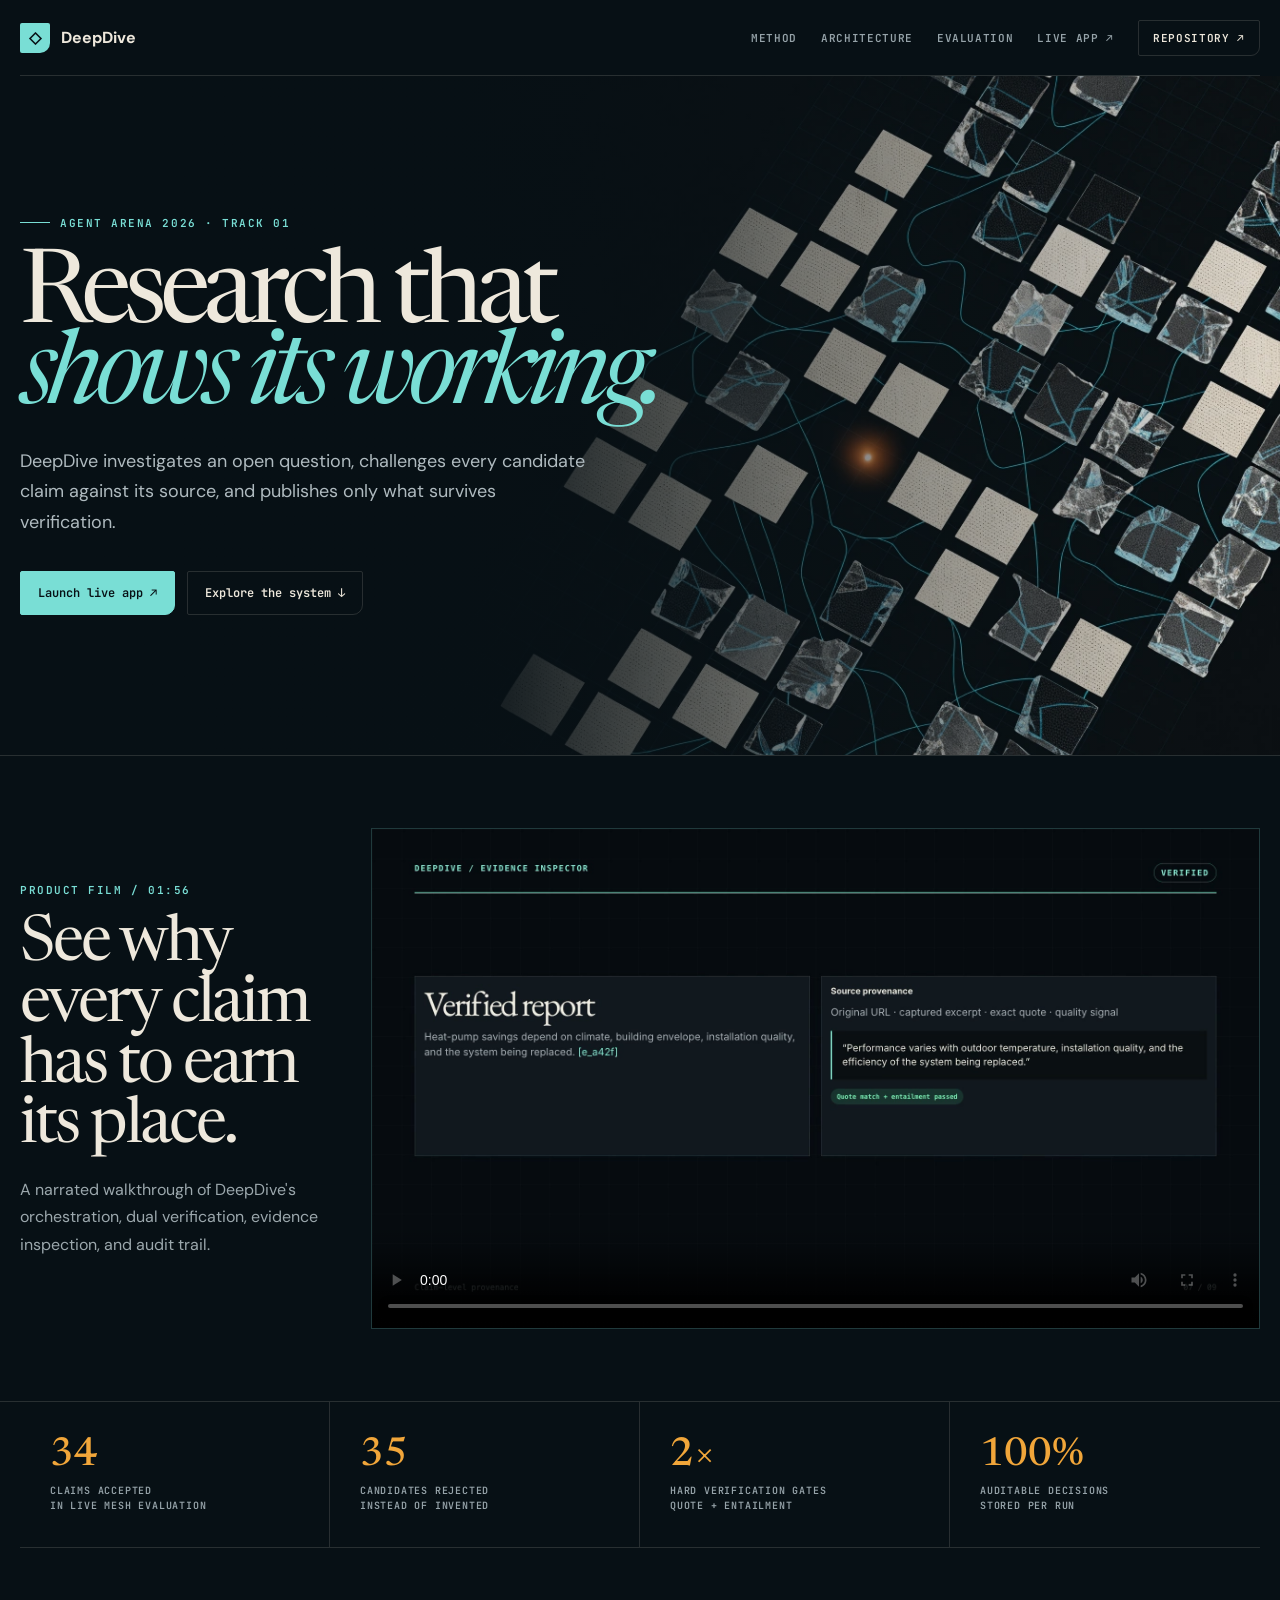
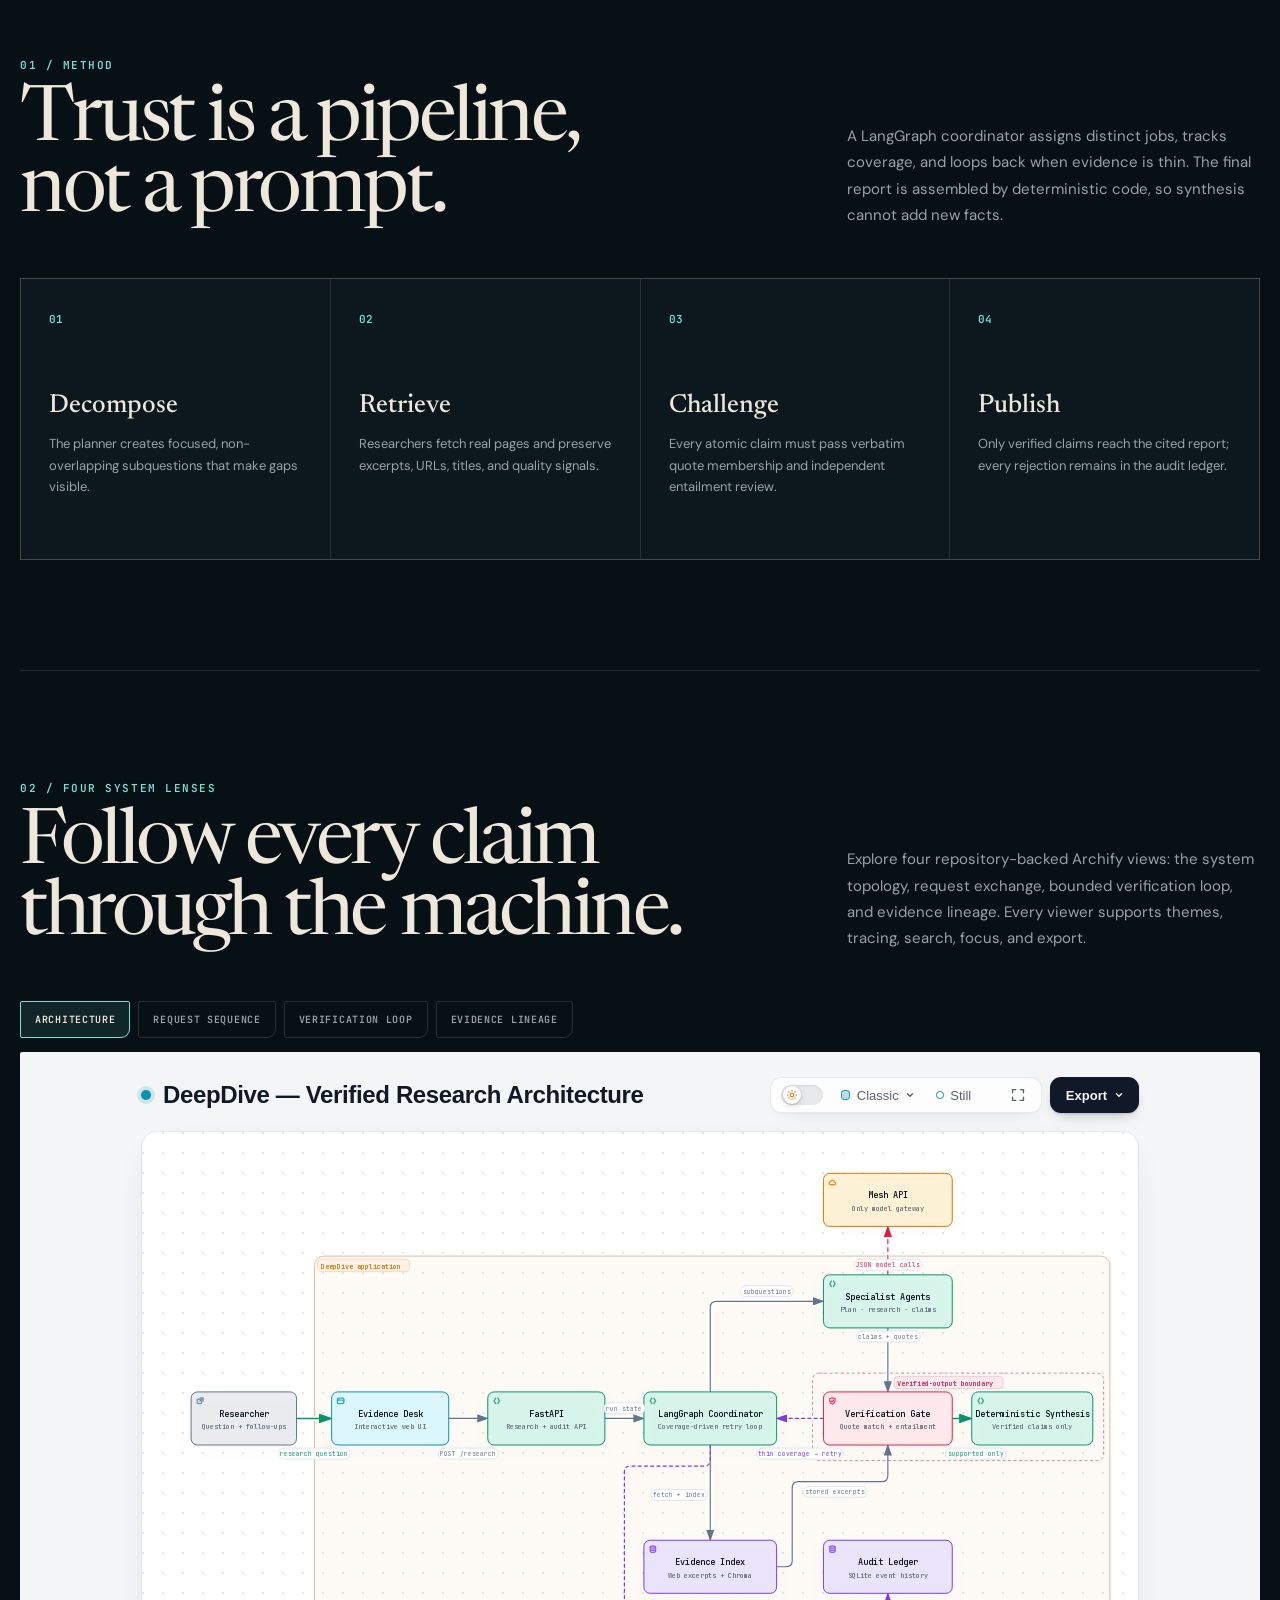
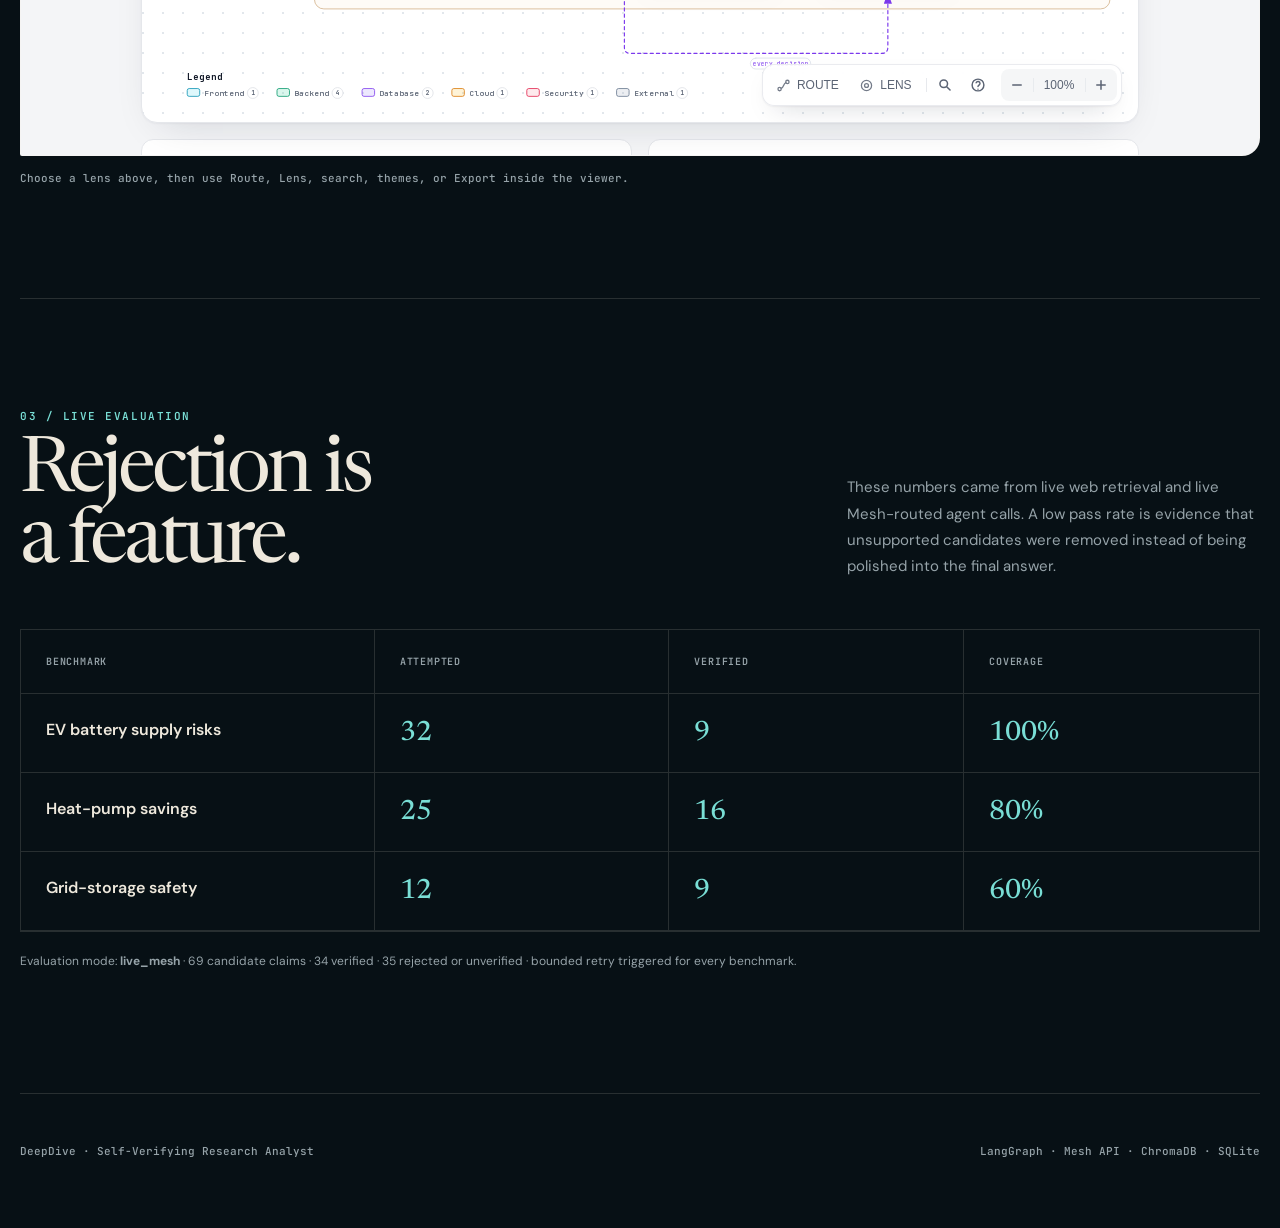
<file: docs/index.html>
<!doctype html>
<html lang="en">
<head>
  <meta charset="utf-8">
  <meta name="viewport" content="width=device-width, initial-scale=1">
  <meta name="theme-color" content="#071015">
  <meta name="description" content="DeepDive is a self-verifying multi-agent research analyst built for Agent Arena 2026.">
  <meta property="og:title" content="DeepDive — Research that shows its working">
  <meta property="og:description" content="Every claim is checked against its cited source before it reaches the report.">
  <meta property="og:image" content="assets/evidence-constellation.webp">
  <title>DeepDive — Self-Verifying Research Analyst</title>
  <link rel="preconnect" href="https://fonts.googleapis.com">
  <link rel="preconnect" href="https://fonts.gstatic.com" crossorigin>
  <link href="https://fonts.googleapis.com/css2?family=DM+Sans:wght@400;500;600;700&family=JetBrains+Mono:wght@500;600&family=Newsreader:opsz,wght@6..72,400;6..72,500&display=swap" rel="stylesheet">
  <style>
    :root{--ink:#071015;--panel:#0d171e;--paper:#eee8dc;--muted:#96a3a9;--line:rgba(238,232,220,.14);--cyan:#79ded5;--amber:#f1a63a;--serif:'Newsreader',Georgia,serif;--sans:'DM Sans',sans-serif;--mono:'JetBrains Mono',monospace}
    *{box-sizing:border-box}html{scroll-behavior:smooth}body{margin:0;overflow-x:hidden;background:var(--ink);color:var(--paper);font-family:var(--sans);-webkit-font-smoothing:antialiased}a{color:inherit}.shell{width:min(1240px,calc(100% - 40px));margin:auto}
    nav{height:76px;display:flex;align-items:center;justify-content:space-between;border-bottom:1px solid var(--line)}.brand{display:flex;align-items:center;gap:11px;text-decoration:none;font-weight:700}.mark{width:30px;height:30px;display:grid;place-items:center;background:var(--cyan);color:var(--ink);border-radius:2px 2px 10px 2px}.navlinks{display:flex;align-items:center;gap:24px;font:600 11px var(--mono);letter-spacing:.06em;text-transform:uppercase}.navlinks a{text-decoration:none;color:var(--muted)}.navlinks .repo{padding:10px 14px;border:1px solid var(--line);color:var(--paper);border-radius:2px 2px 9px 2px}
    .hero{position:relative;min-height:680px;display:flex;align-items:center;overflow:hidden;border-bottom:1px solid var(--line);isolation:isolate}.hero:before{content:"";position:absolute;inset:0;z-index:-2;background:url('assets/evidence-constellation.webp') 62% center/cover no-repeat}.hero:after{content:"";position:absolute;inset:0;z-index:-1;background:linear-gradient(90deg,#071015 0%,rgba(7,16,21,.98) 36%,rgba(7,16,21,.5) 64%,rgba(7,16,21,.08) 100%)}.hero-copy{width:min(690px,66%);padding:90px 0}.eyebrow,.section-no{display:flex;align-items:center;gap:10px;color:var(--cyan);font:600 11px var(--mono);letter-spacing:.14em;text-transform:uppercase}.eyebrow:before{content:"";width:30px;height:1px;background:currentColor}.hero h1{margin:28px 0 26px;font:400 clamp(64px,8vw,126px)/.79 var(--serif);letter-spacing:-.065em}.hero h1 em{color:var(--cyan);font-weight:400}.lede{max-width:570px;color:#afbabf;font-size:18px;line-height:1.7}.actions{display:flex;gap:12px;margin-top:34px}.button{display:inline-flex;align-items:center;gap:10px;padding:13px 17px;text-decoration:none;font:600 12px var(--mono);border:1px solid var(--line);border-radius:2px 2px 10px 2px}.button.primary{background:var(--cyan);border-color:var(--cyan);color:var(--ink)}
    .proof{display:grid;grid-template-columns:repeat(4,1fr);border-bottom:1px solid var(--line)}.proof article{padding:34px 30px;border-right:1px solid var(--line)}.proof article:last-child{border-right:0}.proof strong{display:block;color:var(--amber);font:500 40px var(--serif)}.proof span{display:block;margin-top:7px;color:var(--muted);font:600 10px/1.5 var(--mono);letter-spacing:.08em;text-transform:uppercase}
    section.block{padding:110px 0;border-bottom:1px solid var(--line)}.section-head{display:grid;grid-template-columns:1.3fr .7fr;gap:60px;align-items:end;margin-bottom:50px}.section-head h2{margin:15px 0 0;font:400 clamp(46px,6vw,82px)/.92 var(--serif);letter-spacing:-.045em}.section-head p{margin:0;color:var(--muted);font-size:15px;line-height:1.75}.method{display:grid;grid-template-columns:repeat(4,1fr);gap:1px;background:var(--line);border:1px solid var(--line)}.method article{min-height:280px;padding:28px;background:var(--panel)}.method b{color:var(--cyan);font:600 11px var(--mono)}.method h3{margin:65px 0 14px;font:500 26px var(--serif)}.method p{margin:0;color:var(--muted);font-size:13px;line-height:1.65}
    .diagram-tabs{display:flex;flex-wrap:wrap;gap:8px;margin-bottom:14px}.diagram-tab{appearance:none;padding:11px 14px;border:1px solid var(--line);border-radius:2px 2px 9px 2px;background:transparent;color:var(--muted);font:600 10px var(--mono);letter-spacing:.07em;text-transform:uppercase;cursor:pointer}.diagram-tab:hover,.diagram-tab.active{border-color:var(--cyan);background:rgba(121,222,213,.1);color:var(--paper)}.diagram-wrap{overflow:hidden;border:1px solid var(--line);border-radius:2px 2px 18px 2px;background:#f5f6f7}.diagram{display:block;width:100%;height:min(78vh,850px);min-height:680px;border:0}.diagram-note{margin:14px 0 0;color:var(--muted);font:500 11px/1.6 var(--mono)}
    .results{display:grid;grid-template-columns:1.2fr repeat(3,1fr);border:1px solid var(--line)}.results>div{padding:25px;border-right:1px solid var(--line);border-bottom:1px solid var(--line)}.results>div:nth-child(4n){border-right:0}.results .head{color:var(--muted);font:600 10px var(--mono);letter-spacing:.08em;text-transform:uppercase}.results .topic{font-weight:600}.results .number{color:var(--cyan);font:500 28px var(--serif)}.result-note{margin-top:20px;color:var(--muted);font-size:12px;line-height:1.6}
    footer{display:flex;justify-content:space-between;gap:30px;padding:50px 0 70px;color:var(--muted);font:500 11px var(--mono)}
    @media(max-width:800px){.shell{width:min(calc(100% - 24px),1240px)}.navlinks a:not(.repo){display:none}.navlinks .repo{font-size:0;padding:10px 12px}.navlinks .repo:before{content:'GitHub ↗';font:600 10px var(--mono)}.hero{min-height:740px;align-items:flex-start}.hero:after{background:linear-gradient(180deg,#071015 0%,rgba(7,16,21,.94) 60%,rgba(7,16,21,.28) 100%)}.hero-copy{width:100%;padding:80px 0}.hero h1{font-size:clamp(52px,15vw,72px);letter-spacing:-.07em}.lede{font-size:16px}.proof{grid-template-columns:1fr 1fr}.proof article{padding:28px 18px}.proof article:nth-child(2){border-right:0}.section-head{grid-template-columns:1fr;gap:25px}.method{grid-template-columns:1fr}.method article{min-height:auto}.method h3{margin-top:35px}.diagram{min-height:720px}.results{grid-template-columns:minmax(0,1.2fr) minmax(0,1fr) minmax(0,1fr)}.results>div{min-width:0;padding:18px 12px;overflow-wrap:anywhere}.results>div:nth-child(4n){border-right:1px solid var(--line)}.results>div:nth-child(3n){border-right:0}.results .attempted{display:none}.results .number{font-size:23px}footer{flex-direction:column}}
    .film{padding:72px 0;border-bottom:1px solid var(--line)}.film-grid{display:grid;grid-template-columns:minmax(240px,.35fr) minmax(0,1fr);gap:40px;align-items:center}.film h2{margin:18px 0;font:400 clamp(38px,5vw,66px)/.95 var(--serif);letter-spacing:-.045em}.film p{color:#9ca8ad;line-height:1.7}.film video{display:block;width:100%;border:1px solid rgba(119,221,213,.22);background:#080c10}@media(max-width:800px){.film-grid{grid-template-columns:1fr}}
  </style>
</head>
<body>
  <header class="shell">
    <nav>
      <a class="brand" href="#top"><span class="mark">◇</span>DeepDive</a>
      <div class="navlinks"><a href="#method">Method</a><a href="#architecture">Architecture</a><a href="#results">Evaluation</a><a href="https://deepdive-agent-arena-2026.vercel.app/">Live app ↗</a><a class="repo" href="https://github.com/abh2050/deepdive-agent-arena-2026">Repository ↗</a></div>
    </nav>
  </header>

  <main id="top">
    <section class="hero">
      <div class="shell">
        <div class="hero-copy">
          <span class="eyebrow">Agent Arena 2026 · Track 01</span>
          <h1>Research that<br><em>shows its working.</em></h1>
          <p class="lede">DeepDive investigates an open question, challenges every candidate claim against its source, and publishes only what survives verification.</p>
          <div class="actions"><a class="button primary" href="https://deepdive-agent-arena-2026.vercel.app/">Launch live app ↗</a><a class="button" href="#architecture">Explore the system ↓</a></div>
        </div>
      </div>
    </section>

    <section class="film">
      <div class="shell film-grid">
        <div><span class="section-no">Product film / 01:56</span><h2>See why every claim has to earn its place.</h2><p>A narrated walkthrough of DeepDive's orchestration, dual verification, evidence inspection, and audit trail.</p></div>
        <video controls preload="metadata" poster="assets/deepdive-demo.jpg"><source src="assets/deepdive-demo.mp4" type="video/mp4">Your browser does not support embedded video.</video>
      </div>
    </section>

    <div class="proof shell">
      <article><strong>34</strong><span>claims accepted<br>in live Mesh evaluation</span></article>
      <article><strong>35</strong><span>candidates rejected<br>instead of invented</span></article>
      <article><strong>2×</strong><span>hard verification gates<br>quote + entailment</span></article>
      <article><strong>100%</strong><span>auditable decisions<br>stored per run</span></article>
    </div>

    <section class="block shell" id="method">
      <div class="section-head"><div><span class="section-no">01 / Method</span><h2>Trust is a pipeline,<br>not a prompt.</h2></div><p>A LangGraph coordinator assigns distinct jobs, tracks coverage, and loops back when evidence is thin. The final report is assembled by deterministic code, so synthesis cannot add new facts.</p></div>
      <div class="method">
        <article><b>01</b><h3>Decompose</h3><p>The planner creates focused, non-overlapping subquestions that make gaps visible.</p></article>
        <article><b>02</b><h3>Retrieve</h3><p>Researchers fetch real pages and preserve excerpts, URLs, titles, and quality signals.</p></article>
        <article><b>03</b><h3>Challenge</h3><p>Every atomic claim must pass verbatim quote membership and independent entailment review.</p></article>
        <article><b>04</b><h3>Publish</h3><p>Only verified claims reach the cited report; every rejection remains in the audit ledger.</p></article>
      </div>
    </section>

    <section class="block shell" id="architecture">
      <div class="section-head"><div><span class="section-no">02 / Four system lenses</span><h2>Follow every claim<br>through the machine.</h2></div><p>Explore four repository-backed Archify views: the system topology, request exchange, bounded verification loop, and evidence lineage. Every viewer supports themes, tracing, search, focus, and export.</p></div>
      <div class="diagram-tabs" role="tablist" aria-label="DeepDive diagram views">
        <button class="diagram-tab active" type="button" data-src="assets/deepdive-architecture.html" data-title="Interactive DeepDive system architecture">Architecture</button>
        <button class="diagram-tab" type="button" data-src="assets/deepdive-sequence.html" data-title="Interactive DeepDive request sequence">Request sequence</button>
        <button class="diagram-tab" type="button" data-src="assets/deepdive-workflow.html" data-title="Interactive DeepDive verification workflow">Verification loop</button>
        <button class="diagram-tab" type="button" data-src="assets/deepdive-dataflow.html" data-title="Interactive DeepDive evidence data flow">Evidence lineage</button>
      </div>
      <div class="diagram-wrap"><iframe class="diagram" id="systemDiagram" src="assets/deepdive-architecture.html" title="Interactive DeepDive system architecture" loading="lazy"></iframe></div>
      <p class="diagram-note">Choose a lens above, then use Route, Lens, search, themes, or Export inside the viewer.</p>
    </section>

    <section class="block shell" id="results">
      <div class="section-head"><div><span class="section-no">03 / Live evaluation</span><h2>Rejection is<br>a feature.</h2></div><p>These numbers came from live web retrieval and live Mesh-routed agent calls. A low pass rate is evidence that unsupported candidates were removed instead of being polished into the final answer.</p></div>
      <div class="results">
        <div class="head">Benchmark</div><div class="head attempted">Attempted</div><div class="head">Verified</div><div class="head">Coverage</div>
        <div class="topic">EV battery supply risks</div><div class="number attempted">32</div><div class="number">9</div><div class="number">100%</div>
        <div class="topic">Heat-pump savings</div><div class="number attempted">25</div><div class="number">16</div><div class="number">80%</div>
        <div class="topic">Grid-storage safety</div><div class="number attempted">12</div><div class="number">9</div><div class="number">60%</div>
      </div>
      <p class="result-note">Evaluation mode: <strong>live_mesh</strong> · 69 candidate claims · 34 verified · 35 rejected or unverified · bounded retry triggered for every benchmark.</p>
    </section>
  </main>

  <footer class="shell"><span>DeepDive · Self-Verifying Research Analyst</span><span>LangGraph · Mesh API · ChromaDB · SQLite</span></footer>
  <script>
    const diagram = document.getElementById('systemDiagram');
    document.querySelectorAll('.diagram-tab').forEach((button) => {
      button.addEventListener('click', () => {
        document.querySelectorAll('.diagram-tab').forEach((item) => item.classList.remove('active'));
        button.classList.add('active');
        diagram.src = button.dataset.src;
        diagram.title = button.dataset.title;
      });
    });
  </script>
</body>
</html>
</file>
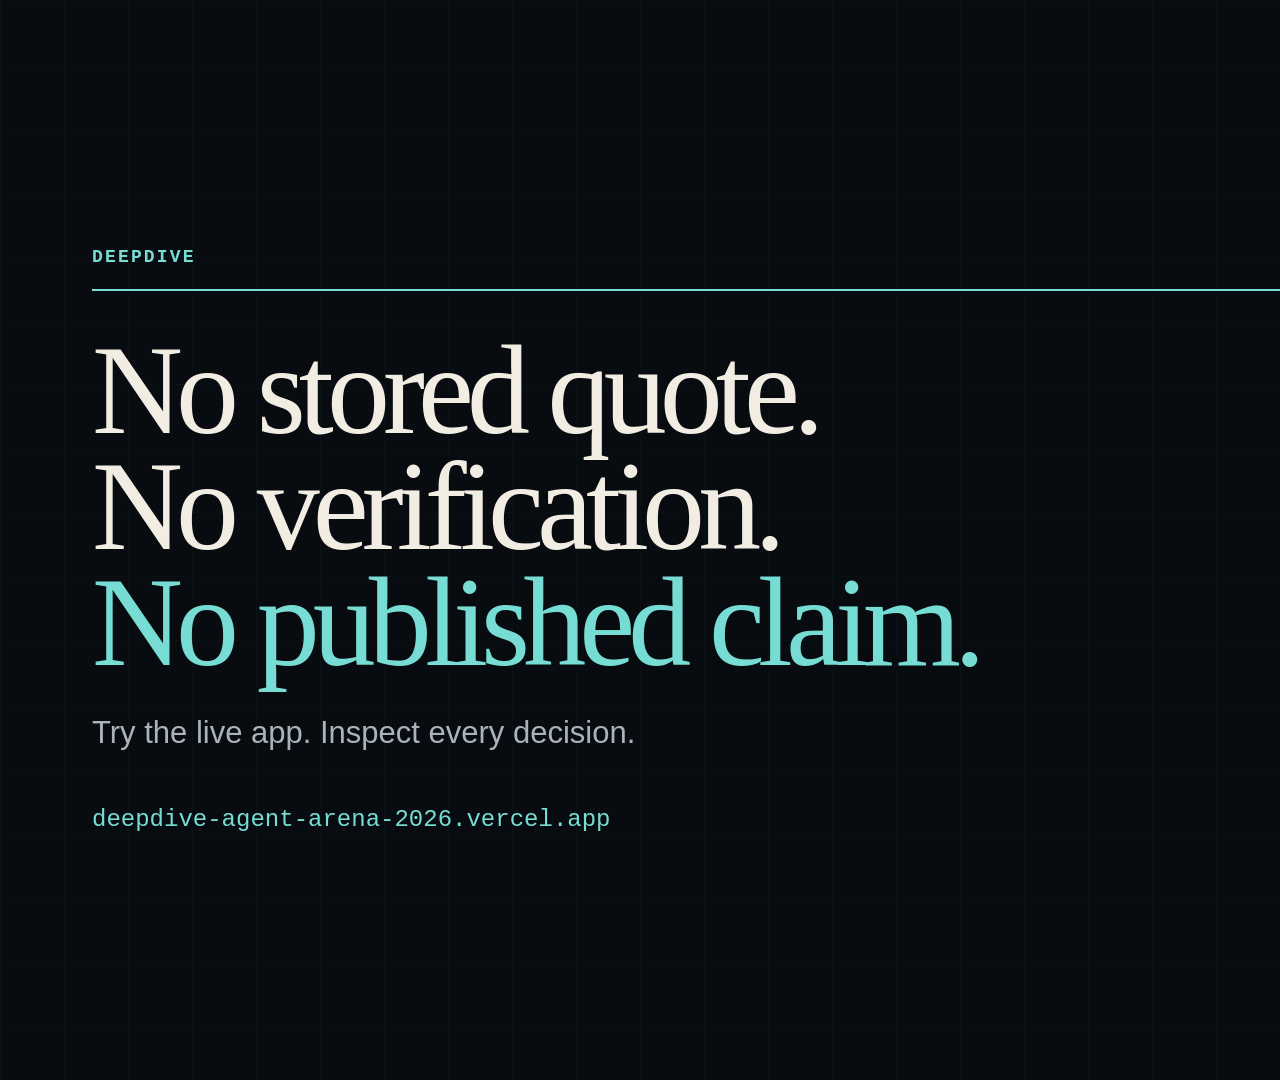
<file: brag-output-2026-10-15-093710/composition/index.html>
<!doctype html><html lang="en" data-resolution="landscape"><head><meta charset="UTF-8"><meta name="viewport" content="width=1920,height=1080"><script src="https://cdn.jsdelivr.net/npm/gsap@3.14.2/dist/gsap.min.js"></script>
<style>
*{box-sizing:border-box;margin:0}html,body{width:1920px;height:1080px;overflow:hidden;background:#080c10;color:#f2ede2;font-family:Arial,sans-serif}#root{position:relative;width:100%;height:100%;overflow:hidden}.scene{position:absolute;inset:0;padding:76px 92px;background:#080c10;overflow:hidden}.scene:before{content:"";position:absolute;inset:0;opacity:.12;background-image:linear-gradient(#77ddd433 1px,transparent 1px),linear-gradient(90deg,#77ddd433 1px,transparent 1px);background-size:64px 64px}.frame{position:relative;height:100%;display:flex;flex-direction:column}.top{display:flex;justify-content:space-between;color:#77ddd4;font:600 18px monospace;letter-spacing:.12em;text-transform:uppercase}.rule{height:2px;background:#77ddd4;margin:22px 0 42px;transform-origin:left}h1,h2{font-family:Georgia,serif;font-weight:400;letter-spacing:-.055em}h1{font-size:126px;line-height:.92}h2{font-size:76px;line-height:1}.accent{color:#77ddd4}.amber{color:#f3aa3d}.sub{margin-top:30px;max-width:1100px;color:#a9b4b9;font-size:31px;line-height:1.45}.foot{margin-top:auto;display:flex;justify-content:space-between;color:#718087;font:17px monospace}.pill{padding:9px 15px;border:1px solid #77ddd466;border-radius:99px}.browser{margin-top:30px;border:2px solid #27343c;border-radius:16px;background:#0e151a;overflow:hidden;box-shadow:0 30px 90px #0007}.bar{padding:18px 24px;border-bottom:1px solid #27343c;display:flex;justify-content:space-between}.app{padding:28px}.query{display:flex;gap:14px;padding:14px;background:#090e12;border:1px solid #314149}.query span{flex:1;padding:14px;color:#bdc6ca;font-size:19px}.btn{padding:15px 22px;background:#77ddd4;color:#071116;font-weight:700}.pipeline,.metrics{display:grid;grid-template-columns:repeat(5,1fr);gap:12px;margin-top:24px}.node,.metric,.panel,.event{padding:20px;border:1px solid #293840;background:#111820}.node b{color:#77ddd4;font:15px monospace}.node p{margin-top:9px;font-size:17px}.gates,.split{display:grid;grid-template-columns:1fr 1fr;gap:24px;margin:auto 0}.gate{padding:46px;border:2px solid #2b3a42;background:#10171d}.gate b{color:#77ddd4;font:18px monospace}.gate h3{margin-top:18px;font:400 45px Georgia}.gate p,.copy{margin-top:18px;color:#a7b1b5;font-size:22px;line-height:1.5}.metrics{grid-template-columns:repeat(4,1fr)}.metric small{color:#7d8b92;text-transform:uppercase}.metric strong{display:block;margin-top:12px;font:400 48px Georgia}.panel{min-height:390px}.quote{margin-top:24px;padding:22px;border-left:3px solid #77ddd4;background:#090f13;font-size:21px;line-height:1.45}.verdict{display:inline-block;margin-top:20px;padding:9px 13px;border-radius:99px;background:#34d39922;color:#70e1b3;font:700 14px monospace}.events{display:grid;gap:12px;margin-top:30px}.event{display:grid;grid-template-columns:130px 190px 1fr;gap:20px;font:18px monospace}.event b{color:#77ddd4}.closing{justify-content:center}.url{margin-top:50px;color:#77ddd4;font:24px monospace}
</style></head><body>
<div id="root" data-composition-id="deepdive-demo" data-start="0" data-duration="116" data-width="1920" data-height="1080">
<section class="scene clip" data-start="0" data-duration="8" data-track-index="1"><div class="frame"><div class="top"><span>DeepDive / Evidence gate</span><span>Agent Arena 2026</span></div><div class="rule"></div><h1>A citation is<br><span class="accent">not proof.</span></h1><p class="sub">A claim survives only when its source text and its meaning both check out.</p><div class="foot"><span>Self-verifying research analyst</span><span>01 / 09</span></div></div></section>
<section class="scene clip" data-start="8" data-duration="11" data-track-index="1"><div class="frame"><div class="top"><span>DeepDive / Product</span><span class="pill">Live on Vercel</span></div><div class="rule"></div><h1>Research that shows<br><span class="accent">its working.</span></h1><p class="sub">Open-web research. Claim-level evidence. A report traceable to the text it was built from.</p><div class="foot"><span>Question → Evidence → Verification → Report</span><span>02 / 09</span></div></div></section>
<section class="scene clip" data-start="19" data-duration="12" data-track-index="1"><div class="frame"><div class="top"><span>DeepDive / Orchestration</span><span>LangGraph</span></div><div class="rule"></div><h2>Five focused stages. One auditable path.</h2><div class="browser"><div class="app"><div class="pipeline"><div class="node"><b>01</b><p>Planner</p></div><div class="node"><b>02</b><p>Researcher</p></div><div class="node"><b>03</b><p>Claim writer</p></div><div class="node"><b>04</b><p>Verifier</p></div><div class="node"><b>05</b><p>Synthesizer</p></div><div class="quote" style="grid-column:1/-1">Thin coverage returns to targeted research instead of padding the report.</div></div></div></div><div class="foot"><span>Bounded retry loop</span><span>03 / 09</span></div></div></section>
<section class="scene clip" data-start="31" data-duration="11" data-track-index="1"><div class="frame"><div class="top"><span>DeepDive / Dual verification</span><span>Fail closed</span></div><div class="rule"></div><div class="gates"><div class="gate"><b>GATE 01</b><h3>Verbatim quote match</h3><p>The exact quote must exist inside the stored source excerpt.</p></div><div class="gate"><b>GATE 02</b><h3>Independent entailment</h3><p>A separate Mesh-routed verifier confirms the evidence supports the claim.</p></div></div><div class="foot"><span>No shortcut around either gate</span><span>04 / 09</span></div></div></section>
<section class="scene clip" data-start="42" data-duration="15" data-track-index="1"><div class="frame"><div class="top"><span>DeepDive / Live research</span><span class="pill">Mesh API active</span></div><div class="rule"></div><h2>Start with a question worth challenging.</h2><div class="browser"><div class="bar"><b>DeepDive</b><span>Research · Audit trail · Run history · Evaluation</span></div><div class="app"><div class="query"><span>What evidence supports and limits residential heat-pump energy savings?</span><div class="btn">Execute DeepDive</div></div><div class="pipeline"><div class="node"><b>01</b><p>Planning</p></div><div class="node"><b>02</b><p>Searching</p></div><div class="node"><b>03</b><p>Extracting</p></div><div class="node"><b>04</b><p>Verifying</p></div><div class="node"><b>05</b><p>Synthesizing</p></div></div></div></div><div class="foot"><span>Real workflow / wait condensed</span><span>05 / 09</span></div></div></section>
<section class="scene clip" data-start="57" data-duration="16" data-track-index="1"><div class="frame"><div class="top"><span>DeepDive / Result</span><span class="pill">Run complete</span></div><div class="rule"></div><h2>The score is evidence, too.</h2><div class="metrics"><div class="metric"><small>Attempted</small><strong>20</strong></div><div class="metric"><small>Verified</small><strong class="accent">9</strong></div><div class="metric"><small>Rejected</small><strong class="amber">11</strong></div><div class="metric"><small>Coverage</small><strong>80%</strong></div></div><div class="split"><div class="panel"><h3>Executive verified report</h3><p class="copy">Only supported claims enter the deterministic report, with citations that remain inspectable.</p></div><div class="panel"><h3>Why rejection matters</h3><p class="copy">Uncertainty remains visible instead of being polished away.</p><span class="verdict">11 candidates filtered</span></div></div><div class="foot"><span>Visible metrics, not hidden confidence</span><span>06 / 09</span></div></div></section>
<section class="scene clip" data-start="73" data-duration="17" data-track-index="1"><div class="frame"><div class="top"><span>DeepDive / Evidence inspector</span><span class="pill">Verified</span></div><div class="rule"></div><div class="split"><div class="panel"><h2>Verified report</h2><p class="copy">Heat-pump savings depend on climate, building envelope, installation quality, and the system being replaced. <span class="accent">[e_a42f]</span></p></div><div class="panel"><h3>Source provenance</h3><p class="copy">Original URL · captured excerpt · exact quote · quality signal</p><div class="quote">“Performance varies with outdoor temperature, installation quality, and the efficiency of the system being replaced.”</div><span class="verdict">Quote match + entailment passed</span></div></div><div class="foot"><span>Claim-level provenance</span><span>07 / 09</span></div></div></section>
<section class="scene clip" data-start="90" data-duration="12" data-track-index="1"><div class="frame"><div class="top"><span>DeepDive / Audit trail</span><span>Immutable event log</span></div><div class="rule"></div><h2>Every decision leaves a trace.</h2><div class="events"><div class="event"><span>00:00.4</span><b>PLAN</b><span>Question decomposed into research tasks</span></div><div class="event"><span>00:18.7</span><b>EVIDENCE</b><span>Canonical page captured and normalized</span></div><div class="event"><span>00:41.2</span><b>VERIFICATION</b><span>Candidate rejected: quote mismatch</span></div><div class="event"><span>00:58.9</span><b>RETRY</b><span>Coverage below threshold; research resumed</span></div></div><div class="foot"><span>Plan / search / evidence / verdict / retry</span><span>08 / 09</span></div></div></section>
<section class="scene clip" data-start="102" data-duration="14" data-track-index="1"><div class="frame closing"><div class="top"><span>DeepDive</span><span>Self-verifying research analyst</span></div><div class="rule"></div><h1>No stored quote.<br>No verification.<br><span class="accent">No published claim.</span></h1><p class="sub">Try the live app. Inspect every decision.</p><div class="url">deepdive-agent-arena-2026.vercel.app</div></div></section>
<audio id="voiceover" data-start="0" data-duration="103.406" data-track-index="10" data-volume="1" src="assets/voiceover.wav"></audio><audio id="music" data-start="0" data-duration="116" data-track-index="11" data-volume=".13" src="assets/music.mp3"></audio>
</div><script>
const tl=gsap.timeline({paused:true}),starts=[0,8,19,31,42,57,73,90,102];document.querySelectorAll('.scene').forEach((s,i)=>{let t=starts[i],f=s.querySelector('.frame'),r=s.querySelector('.rule');tl.fromTo(f,{opacity:0,y:32},{opacity:1,y:0,duration:.8,ease:'power3.out',immediateRender:false},t+.05);tl.fromTo(r,{scaleX:0},{scaleX:1,duration:.9,ease:'power2.out',immediateRender:false},t+.15);tl.to(f,{y:-8,duration:Math.max(2,+s.dataset.duration-1.1),ease:'none'},t+.85)});tl.fromTo('.pipeline .node',{opacity:.25,y:18},{opacity:1,y:0,duration:.5,stagger:.22,ease:'power2.out',immediateRender:false},20);tl.fromTo('.gate',{opacity:.2,x:40},{opacity:1,x:0,duration:.7,stagger:.45,ease:'power3.out',immediateRender:false},32);tl.fromTo('.metrics .metric',{opacity:.2,y:24},{opacity:1,y:0,duration:.5,stagger:.22,ease:'back.out(1.4)',immediateRender:false},59);tl.fromTo('.events .event',{opacity:.15,x:-40},{opacity:1,x:0,duration:.55,stagger:.5,ease:'power2.out',immediateRender:false},92);window.__timelines['deepdive-demo']=tl;
</script></body></html>
</file>
